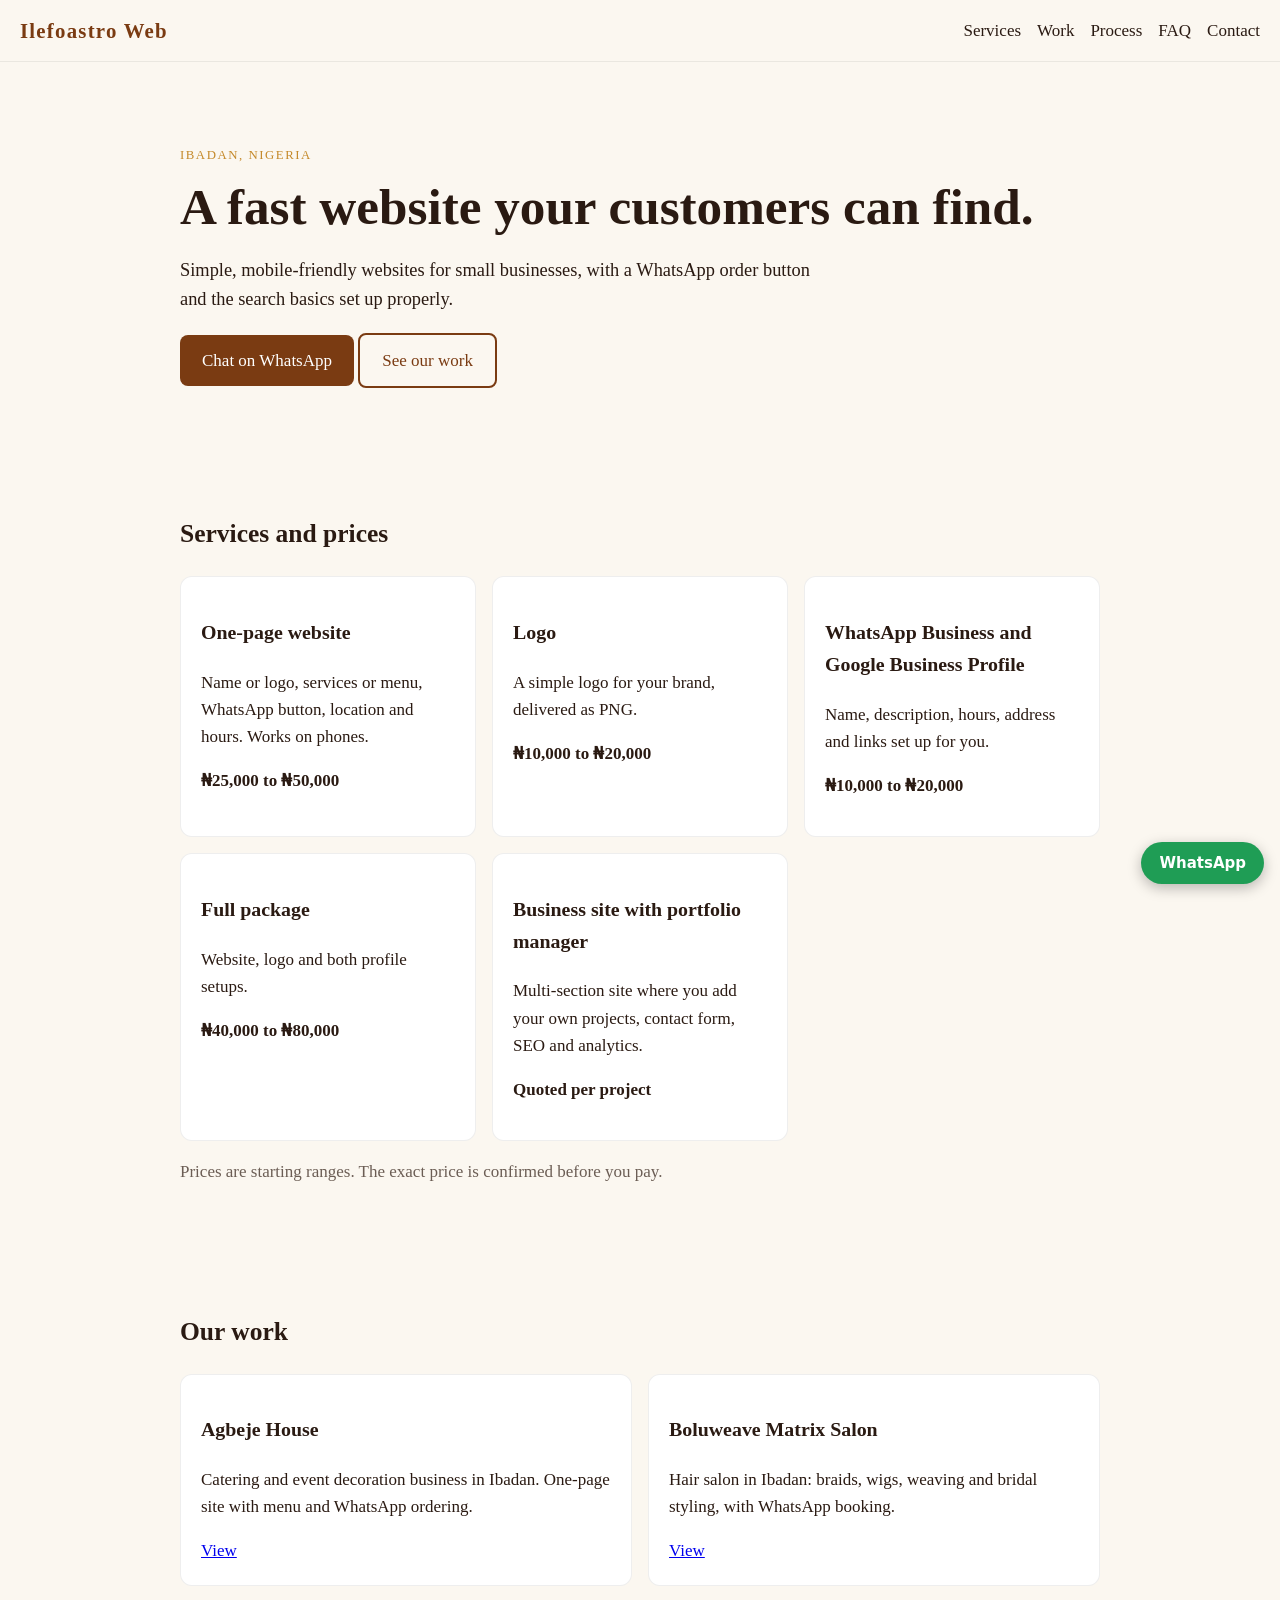
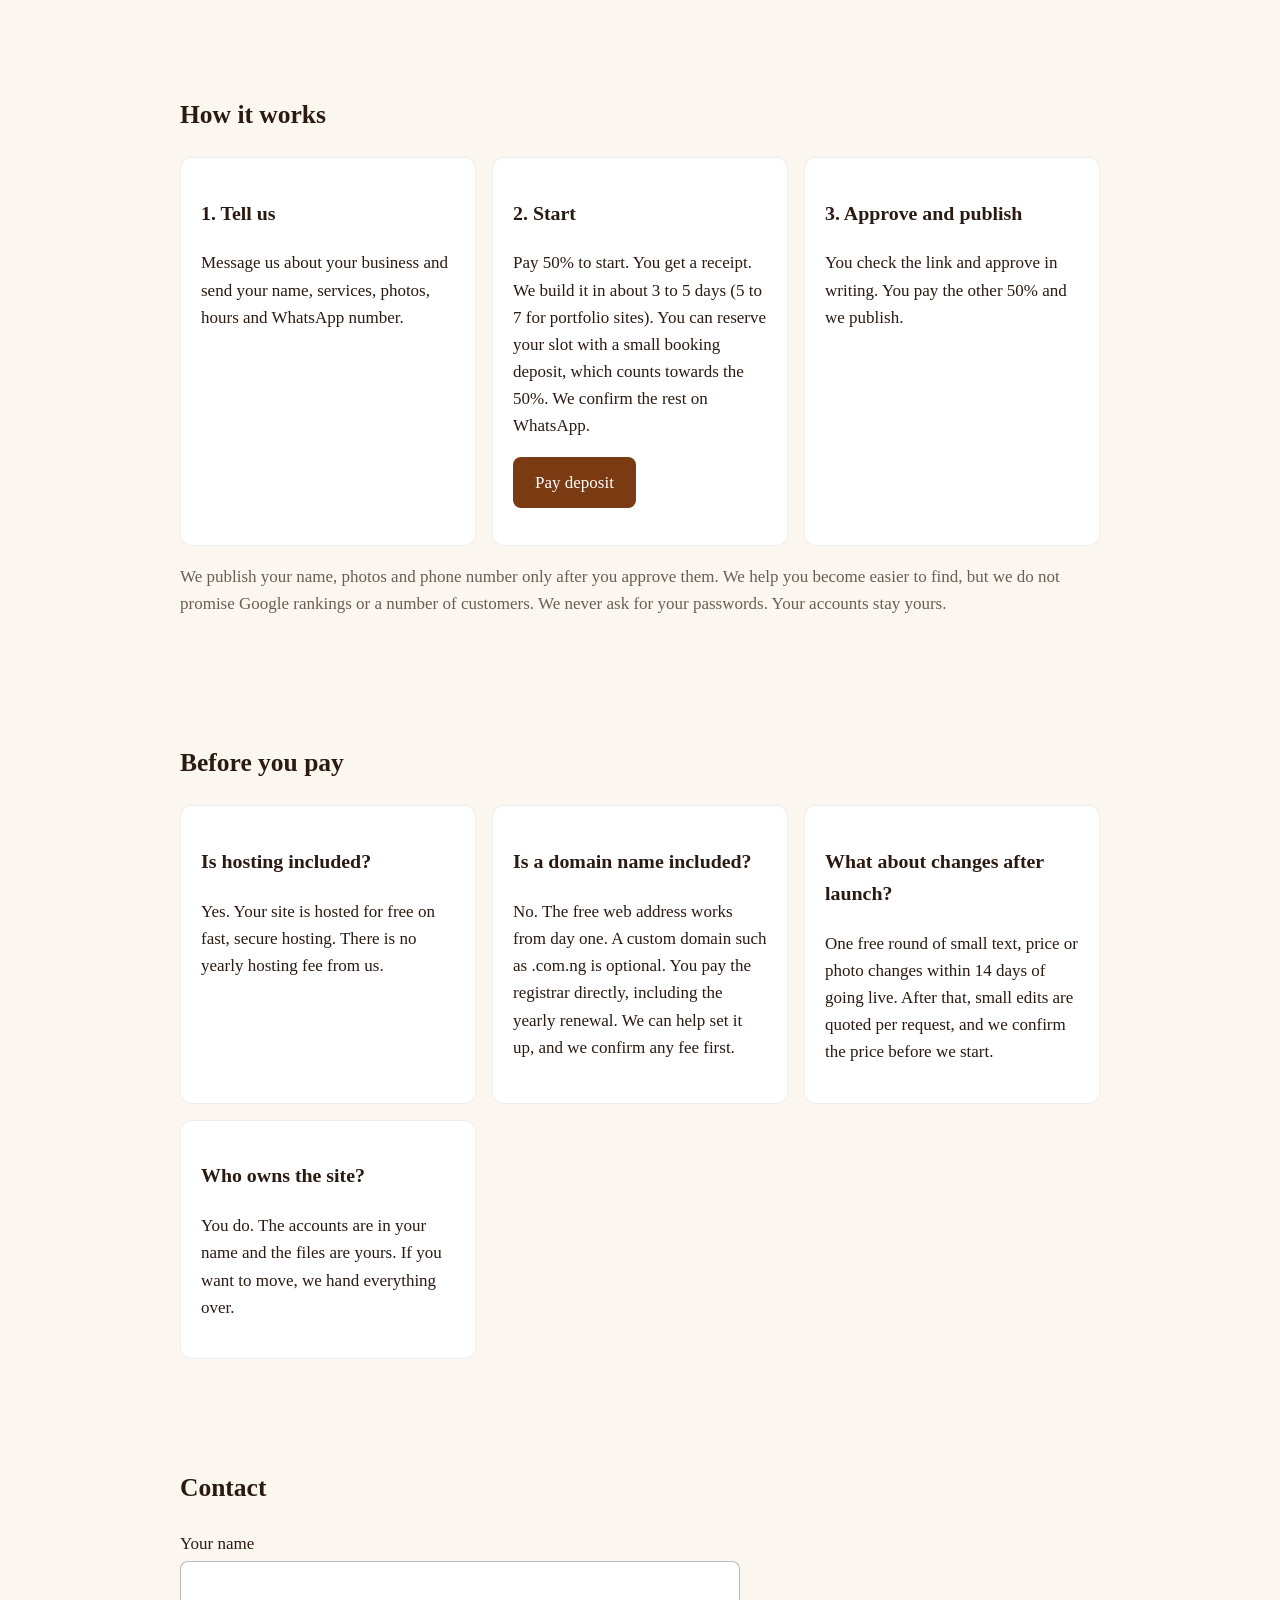
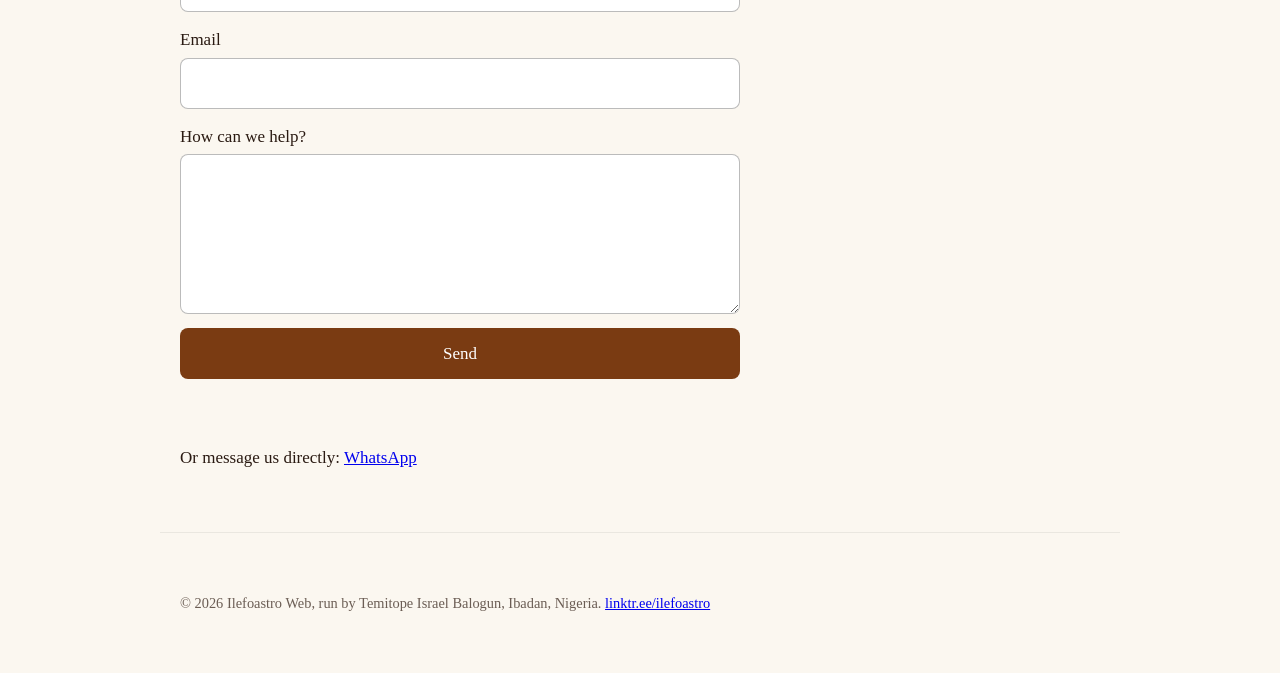
<file: index.html>
<!doctype html>
<html lang="en">
<head>
<meta charset="utf-8">
<meta name="viewport" content="width=device-width,initial-scale=1">
<title>Ilefoastro Web – simple, fast websites for small businesses in Ibadan</title>
<meta name="description" content="Ilefoastro Web builds simple, mobile-friendly websites, logos and WhatsApp and Google Business setups for small businesses in Nigeria. Based in Ibadan.">
<meta name="robots" content="index,follow">
<meta name="google-site-verification" content="lX7Qyjk8UAOd96chSVmY6r4Sp8Z3gu2dvDN5hUPm594" />
<link rel="canonical" href="https://ilefoastro-web.pages.dev/">
<meta property="og:title" content="Ilefoastro Web – websites for small businesses in Nigeria">
<meta property="og:description" content="Simple, fast, mobile-friendly websites with WhatsApp ordering. Ibadan, Nigeria.">
<meta property="og:type" content="website">
<meta property="og:url" content="https://ilefoastro-web.pages.dev/">
<meta property="og:image" content="https://ilefoastro-web.pages.dev/share.png">
<meta property="og:image:width" content="1200">
<meta property="og:image:height" content="630">
<meta property="og:image:alt" content="Ilefoastro Web: simple, fast websites for small businesses in Nigeria">
<meta name="twitter:card" content="summary_large_image">
<meta name="twitter:image" content="https://ilefoastro-web.pages.dev/share.png">
<link rel="stylesheet" href="style.css">
<script type="application/ld+json">
{"@context":"https://schema.org","@type":"ProfessionalService","name":"Ilefoastro Web","url":"https://ilefoastro-web.pages.dev/","areaServed":"Nigeria","address":{"@type":"PostalAddress","addressLocality":"Ibadan","addressRegion":"Oyo State","addressCountry":"NG"}}
</script>
</head>
<body>
<header class="top"><a class="brand" href="#">Ilefoastro Web</a>
<nav><a href="#services">Services</a><a href="#work">Work</a><a href="#how">Process</a><a href="#faq">FAQ</a><a href="#contact">Contact</a></nav></header>

<section class="hero">
<p class="eyebrow">Ibadan, Nigeria</p>
<h1>A fast website your customers can find.</h1>
<p class="lead">Simple, mobile-friendly websites for small businesses, with a WhatsApp order button and the search basics set up properly.</p>
<p><a class="btn" href="#" data-wa>Chat on WhatsApp</a> <a class="btn ghost" href="#work">See our work</a></p>
</section>

<section id="services"><h2>Services and prices</h2>
<div class="cards">
<div class="card"><h3>One-page website</h3><p>Name or logo, services or menu, WhatsApp button, location and hours. Works on phones.</p><p><b>₦25,000 to ₦50,000</b></p></div>
<div class="card"><h3>Logo</h3><p>A simple logo for your brand, delivered as PNG.</p><p><b>₦10,000 to ₦20,000</b></p></div>
<div class="card"><h3>WhatsApp Business and Google Business Profile</h3><p>Name, description, hours, address and links set up for you.</p><p><b>₦10,000 to ₦20,000</b></p></div>
<div class="card"><h3>Full package</h3><p>Website, logo and both profile setups.</p><p><b>₦40,000 to ₦80,000</b></p></div>
<div class="card"><h3>Business site with portfolio manager</h3><p>Multi-section site where you add your own projects, contact form, SEO and analytics.</p><p><b>Quoted per project</b></p></div>
</div>
<p class="muted">Prices are starting ranges. The exact price is confirmed before you pay.</p></section>

<section id="work"><h2>Our work</h2>
<div id="projects" class="cards"><p class="muted">Projects will appear here.</p></div></section>

<section id="how"><h2>How it works</h2>
<div class="cards">
<div class="card"><h3>1. Tell us</h3><p>Message us about your business and send your name, services, photos, hours and WhatsApp number.</p></div>
<div class="card"><h3>2. Start</h3><p>Pay 50% to start. You get a receipt. We build it in about 3 to 5 days (5 to 7 for portfolio sites). You can reserve your slot with a small booking deposit, which counts towards the 50%. We confirm the rest on WhatsApp.</p><p><a class="btn" href="https://selar.com/sr07172b9i" target="_blank" rel="noopener">Pay deposit</a></p></div>
<div class="card"><h3>3. Approve and publish</h3><p>You check the link and approve in writing. You pay the other 50% and we publish.</p></div>
</div>
<p class="muted">We publish your name, photos and phone number only after you approve them. We help you become easier to find, but we do not promise Google rankings or a number of customers. We never ask for your passwords. Your accounts stay yours.</p></section>

<section id="faq"><h2>Before you pay</h2>
<div class="cards">
<div class="card"><h3>Is hosting included?</h3><p>Yes. Your site is hosted for free on fast, secure hosting. There is no yearly hosting fee from us.</p></div>
<div class="card"><h3>Is a domain name included?</h3><p>No. The free web address works from day one. A custom domain such as .com.ng is optional. You pay the registrar directly, including the yearly renewal. We can help set it up, and we confirm any fee first.</p></div>
<div class="card"><h3>What about changes after launch?</h3><p>One free round of small text, price or photo changes within 14 days of going live. After that, small edits are quoted per request, and we confirm the price before we start.</p></div>
<div class="card"><h3>Who owns the site?</h3><p>You do. The accounts are in your name and the files are yours. If you want to move, we hand everything over.</p></div>
</div></section>

<section id="contact"><h2>Contact</h2>
<form id="contactForm" action="https://api.web3forms.com/submit" method="POST">
<input type="hidden" name="access_key" value="88141c8a-560a-4464-8b4d-9aacd1d26c46">
<input type="hidden" name="subject" value="New enquiry from the Ilefoastro Web website">
<input type="checkbox" name="botcheck" class="hp" tabindex="-1" autocomplete="off">
<label>Your name<input name="name" required></label>
<label>Email<input type="email" name="email" required></label>
<label>How can we help?<textarea name="message" rows="5" required></textarea></label>
<button class="btn" type="submit">Send</button>
<p id="formMsg" class="muted" role="status"></p>
</form>
<p>Or message us directly: <a href="#" data-wa>WhatsApp</a></p>
</section>

<footer><p>© 2026 Ilefoastro Web, run by Temitope Israel Balogun, Ibadan, Nigeria. <a href="https://linktr.ee/ilefoastro">linktr.ee/ilefoastro</a></p></footer>

<a class="wa-float" href="#" data-wa aria-label="Chat on WhatsApp">WhatsApp</a>
<script src="app.js"></script>
<!-- Cloudflare Web Analytics: paste your token below, then remove this comment markers
<script defer src="https://static.cloudflareinsights.com/beacon.min.js" data-cf-beacon='{"token": "REPLACE_WITH_CLOUDFLARE_TOKEN"}'></script>
-->
</body></html>
</file>
<file: style.css>
:root{--bg:#fbf7f0;--ink:#2a1a12;--accent:#7a3b12;--gold:#c58a2b;--card:#fff;--muted:#6b5d54}
@media (prefers-color-scheme:dark){:root{--bg:#1d140f;--ink:#f3e9dc;--accent:#e0a35c;--gold:#e0a35c;--card:#2a1d16;--muted:#b9a894}}
*{box-sizing:border-box}body{margin:0;background:var(--bg);color:var(--ink);font:17px/1.6 Georgia,'Times New Roman',serif}
.top{display:flex;justify-content:space-between;align-items:center;padding:14px 20px;position:sticky;top:0;background:var(--bg);border-bottom:1px solid #0001}
.brand{font-weight:700;font-size:1.3rem;color:var(--accent);text-decoration:none;letter-spacing:.06em}
nav a{margin-left:16px;color:var(--ink);text-decoration:none}
section,.hero,footer{max-width:960px;margin:0 auto;padding:44px 20px}
.hero{padding-top:70px}h1{font-size:clamp(2rem,6vw,3.2rem);line-height:1.15;margin:.2em 0}
.eyebrow{color:var(--gold);letter-spacing:.12em;text-transform:uppercase;font-size:.8rem}.lead{font-size:1.15rem;max-width:640px}
.btn{display:inline-block;background:var(--accent);color:#fff;padding:12px 22px;border-radius:8px;text-decoration:none;border:0;font:inherit;cursor:pointer}
.btn.ghost{background:transparent;color:var(--accent);border:2px solid var(--accent)}
.cards{display:grid;grid-template-columns:repeat(auto-fit,minmax(250px,1fr));gap:16px}
.card{background:var(--card);padding:20px;border-radius:12px;border:1px solid #0001}.card img{width:100%;border-radius:8px}
form{display:grid;gap:14px;max-width:560px}label{display:grid;gap:4px}
input,textarea{padding:11px;border:1px solid #0004;border-radius:8px;font:inherit;background:var(--card);color:var(--ink)}
.hp{position:absolute;left:-9999px}.muted{color:var(--muted)}footer{color:var(--muted);font-size:.9rem;border-top:1px solid #0001}
.wa-float{position:fixed;right:16px;bottom:16px;background:#1f9d55;color:#fff;padding:12px 18px;border-radius:999px;text-decoration:none;font:600 15px system-ui;box-shadow:0 4px 14px #0004}

@media (max-width:640px){.top{flex-direction:column;align-items:flex-start;gap:6px;padding:10px 16px}.brand{font-size:1.15rem}nav{display:flex;flex-wrap:wrap;gap:4px 14px}nav a{margin-left:0;font-size:.95rem}}
html,body{overflow-x:hidden}
</file>
